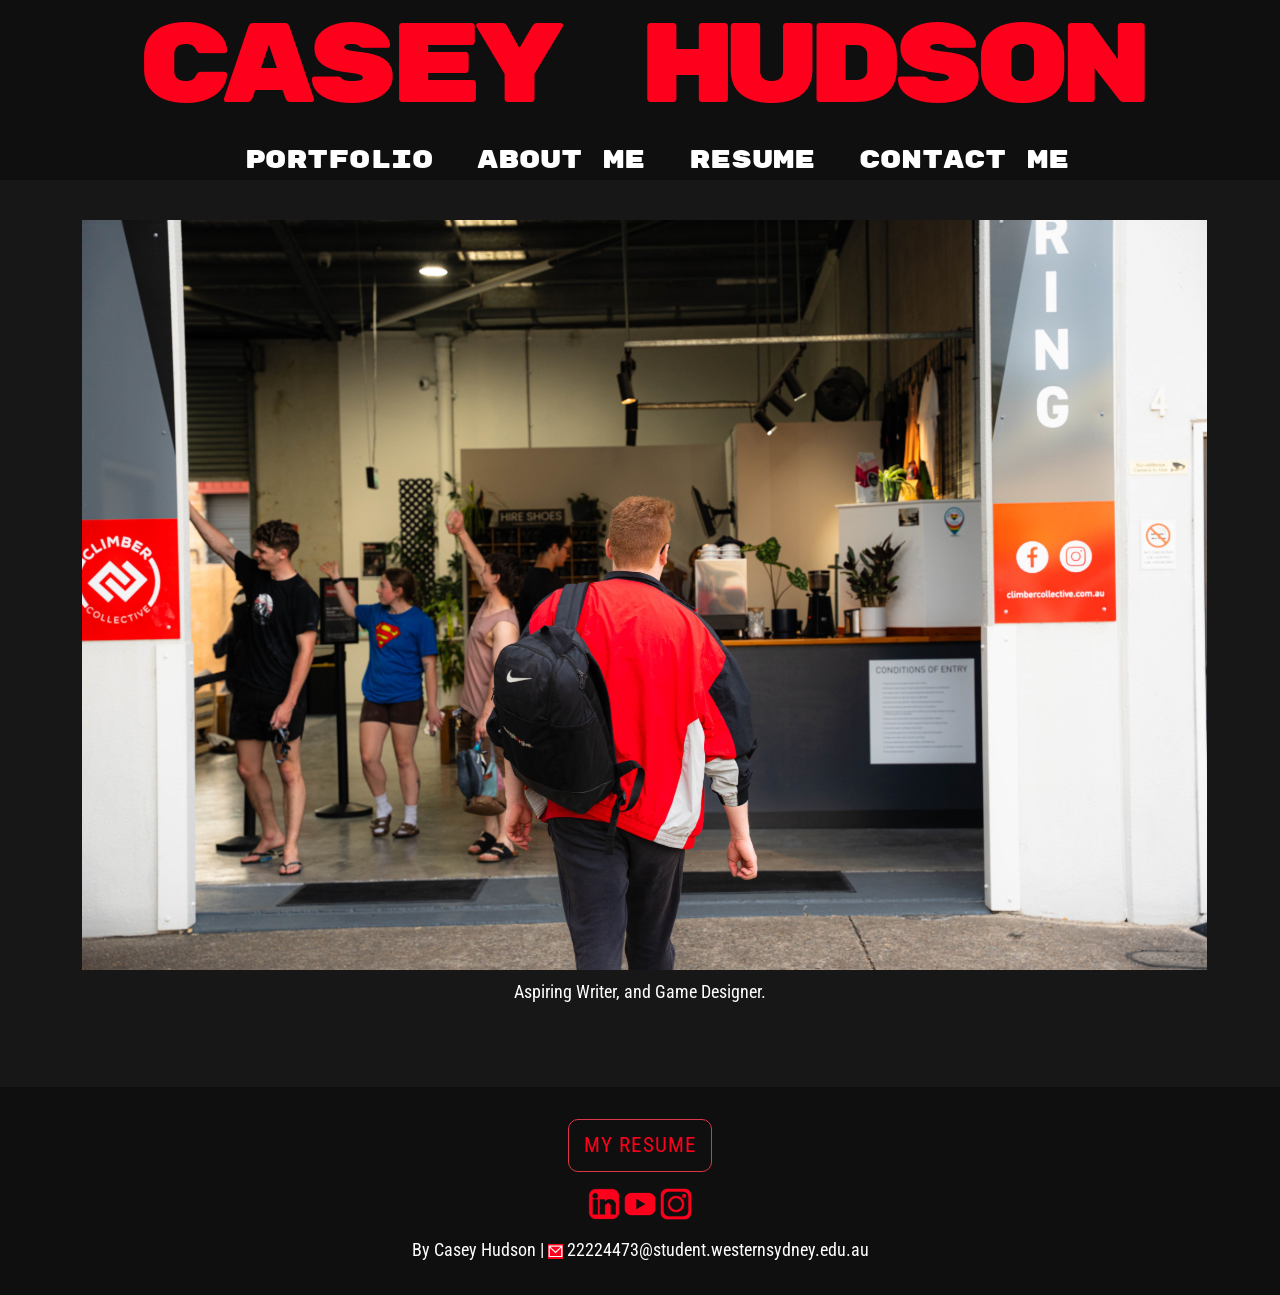
<file: index.html>
<!DOCTYPE html>
<html lang="en" dir="ltr">

<head>
  <meta charset="utf-8">
  <meta name="viewport" content="width=device-width, initial-scale=1, shrink-to-fit=no">

  <link rel="preconnect" href="https://fonts.googleapis.com">
  <link rel="preconnect" href="https://fonts.gstatic.com" crossorigin>
  <link
    href="https://fonts.googleapis.com/css2?family=Roboto+Condensed:ital,wght@0,100..900;1,100..900&family=Rubik+Glitch&family=Rubik+Mono+One&family=Rubik:ital,wght@0,300..900;1,300..900&display=swap"
    rel="stylesheet">

  <link href="https://cdn.jsdelivr.net/npm/bootstrap@5.3.8/dist/css/bootstrap.min.css" rel="stylesheet"
    integrity="sha384-sRIl4kxILFvY47J16cr9ZwB07vP4J8+LH7qKQnuqkuIAvNWLzeN8tE5YBujZqJLB" crossorigin="anonymous">

  <link rel="stylesheet" href="css/stylesheet.css">

  <title>Casey Hudson, Writer</title>
</head>


<body>
  <header>
    <h1><a href="index.html">Casey Hudson</a></h1>
    <nav>
      <ul>
        <span>
          <a href="portfolio.html">Portfolio</a>
          <a href="about-me.html">About&nbsp;Me</a>
          <a href="resume.html">Resume</a>
          <a href="contact-me.html">Contact&nbsp;Me</a>
        </span>
      </ul>
    </nav>

  </header>
  <div class="container py-3">

    <h1 class="subtitle"></h1>

    <img srcset="images/walking-forward-180.png 180w,
              images/walking-forward-375.png 375w, 
              images/walking-forward-750.png 750w, 
              images/walking-forward-1125.png 1125w" sizes="(max-width: 400px) 180px,
             (max-width: 600px) 375px,
             (max-width: 1024px) 750px,
             (max-width: 1920px) 1125px" src="images/walking-forward-1125.png" alt="Me Walking Forward">

    <p class="container py-2">
      Aspiring Writer, and Game Designer.
    </p>
  </div>

  <footer class="footer-container-fluid py-3">
    <div class="row">
      <div class="col">

        <div class="footer-container py-3">
          <button type="submit" class="btn btn-outline-danger btn-lg mx-auto d-block"
            onclick="window.open('pdf/Casey Hudson Resume.pdf'); return true;">My resume</button>

        </div>
        <ul class="socials">
          <li>
            <a href="https://www.linkedin.com/in/casey-hudson/" target="_blank"><img src="images/icon-logo-linkedin.png"
                alt="My LinkedIn profile"></a>
          </li>
          <li>
            <a href="https://www.youtube.com/@caseyhudson4929/featured" target="_blank"><img
                src="images/icon-logo-youtube.png" alt="My YouTube Profile"></a>
          </li>
          <li>
            <a href="https://www.instagram.com/" target="_blank"><img src="images/icon-logo-insta.png"
                alt="My Instagram Profile"></a>
          </li>
        </ul>
        <p class="email">By Casey Hudson | <a href="mailto:22224473@student.westernsydney.edu.au">
            <img src="images/icon-logo-email.png" alt="email logo">
            22224473@student.westernsydney.edu.au</a></p>
      </div>
    </div>
  </footer>
  <script src="https://cdn.jsdelivr.net/npm/bootstrap@5.3.8/dist/js/bootstrap.bundle.min.js"
    integrity="sha384-FKyoEForCGlyvwx9Hj09JcYn3nv7wiPVlz7YYwJrWVcXK/BmnVDxM+D2scQbITxI"
    crossorigin="anonymous"></script>
</body>

</html>
</file>
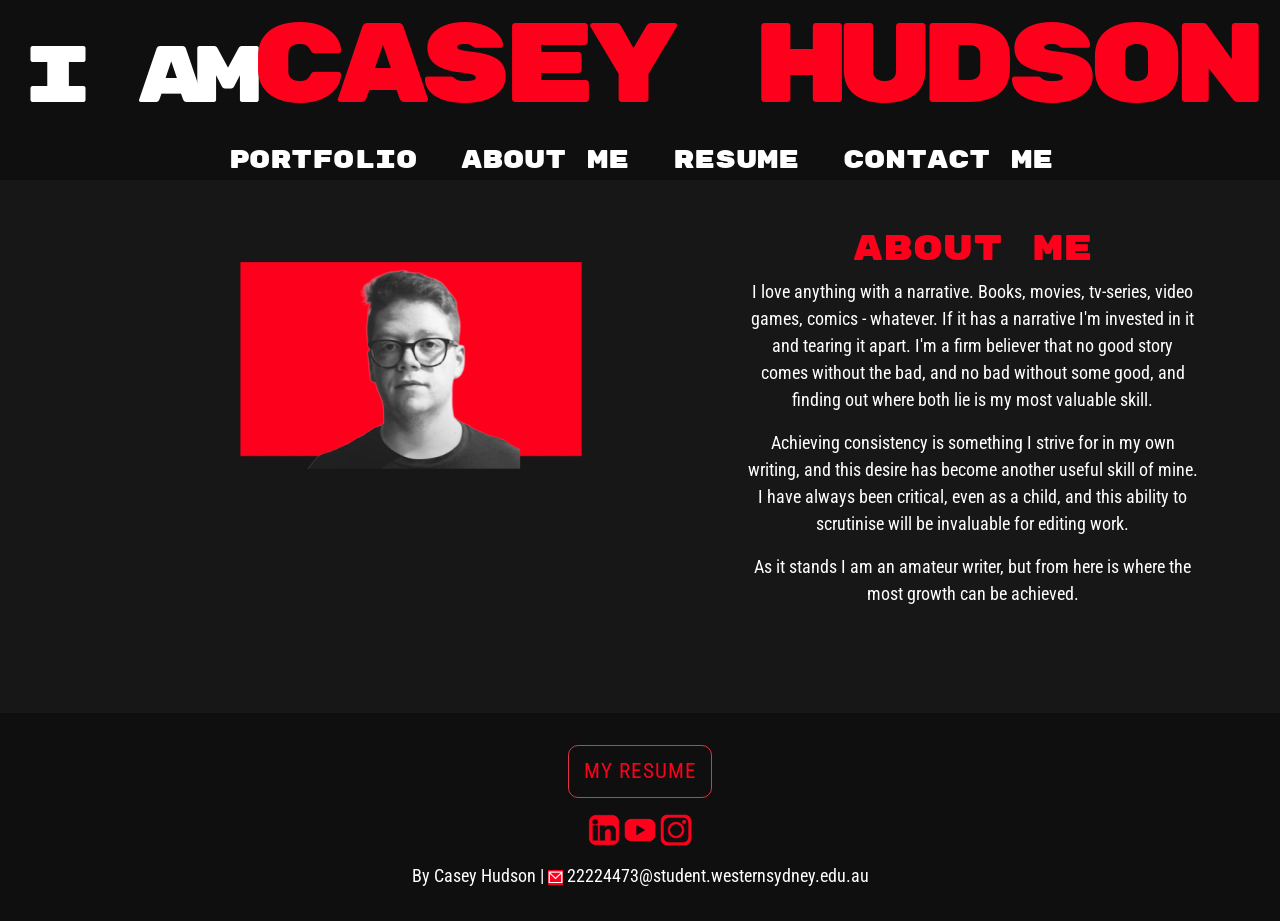
<file: about-me.html>
<!DOCTYPE html>
<html lang="en" dir="ltr">

<head>
  <meta charset="utf-8">
  <meta name="viewport" content="width=device-width, initial-scale=1, shrink-to-fit=no">

  <link rel="preconnect" href="https://fonts.googleapis.com">
  <link rel="preconnect" href="https://fonts.gstatic.com" crossorigin>
  <link
    href="https://fonts.googleapis.com/css2?family=Roboto+Condensed:ital,wght@0,100..900;1,100..900&family=Rubik+Glitch&family=Rubik+Mono+One&family=Rubik:ital,wght@0,300..900;1,300..900&display=swap"
    rel="stylesheet">

  <link href="https://cdn.jsdelivr.net/npm/bootstrap@5.3.8/dist/css/bootstrap.min.css" rel="stylesheet"
    integrity="sha384-sRIl4kxILFvY47J16cr9ZwB07vP4J8+LH7qKQnuqkuIAvNWLzeN8tE5YBujZqJLB" crossorigin="anonymous">

  <link rel="stylesheet" href="css/stylesheet.css">

  <title>Casey Hudson - About Me</title>
</head>

<body>

  <header>
    <h1 class="header-title-prefix"><a href="index.html"><header-title-prefix>i&nbsp;am</header-title-prefix>Casey
        Hudson</a></h1>
    <nav>
      <span>
        <a href="portfolio.html">Portfolio</a>
        <a href="about-me.html">About&nbsp;Me</a>
        <a href="resume.html">Resume</a>
        <a href="contact-me.html">Contact&nbsp;Me</a>
      </span>
    </nav>
  </header>

  <div class="container">
    <div class="row">
      <!-- COLUMN 1 START-->
      <div class="col-12 col-md-7">
        <img src="images/about-headshot-400.png" srcset="images/about-headshot-200.png 200w,
                     images/about-headshot-400.png 400w" sizes="(max-width: 500px) 200px,
                       400px" alt="Casey Hudson Headshot">
      </div>
      <!-- COLUMN 2 START-->
      <div class="col-12 col-md-5  py-5">
        <h2 class="subtitle">About me</h2>
        <p>I love anything with a narrative. Books, movies, tv-series, video games, comics - whatever. If it has a
          narrative I'm invested in it and tearing it apart. I'm a firm believer that no good story comes without the
          bad,
          and no bad without some good, and finding out where both lie is my most valuable skill.</p>
        <p>Achieving consistency is something I strive for in my own writing, and this desire has become another useful
          skill of mine. I have always been critical, even as a child, and this ability to scrutinise will be invaluable
          for editing work.</p>
        <p>As it stands I am an amateur writer, but from here is where the most growth can be achieved.</p>
      </div>
    </div>
  </div>
  <footer class="footer-container-fluid py-3">
    <div class="row">
      <div class="col">

        <div class="footer-container py-3">
          <button type="submit" class="btn btn-outline-danger btn-lg mx-auto d-block"
            onclick="window.open('pdf/Casey Hudson Resume.pdf'); return true;">My resume</button>

        </div>
        <ul class="socials">
          <li>
            <a href="https://www.linkedin.com/in/casey-hudson/" target="_blank"><img src="images/icon-logo-linkedin.png"
                alt="My LinkedIn profile"></a>
          </li>
          <li>
            <a href="https://www.youtube.com/@caseyhudson4929/featured" target="_blank"><img
                src="images/icon-logo-youtube.png" alt="My YouTube Profile"></a>
          </li>
          <li>
            <a href="https://www.instagram.com/" target="_blank"><img src="images/icon-logo-insta.png"
                alt="My Instagram Profile"></a>
          </li>
        </ul>
        <p class="email">By Casey Hudson | <a href="mailto:22224473@student.westernsydney.edu.au">
            <img src="images/icon-logo-email.png" alt="email logo">
            22224473@student.westernsydney.edu.au</a></p>
      </div>
    </div>
  </footer>
  <script src="https://cdn.jsdelivr.net/npm/bootstrap@5.3.8/dist/js/bootstrap.bundle.min.js"
    integrity="sha384-FKyoEForCGlyvwx9Hj09JcYn3nv7wiPVlz7YYwJrWVcXK/BmnVDxM+D2scQbITxI"
    crossorigin="anonymous"></script>
</body>

</html>
</file>
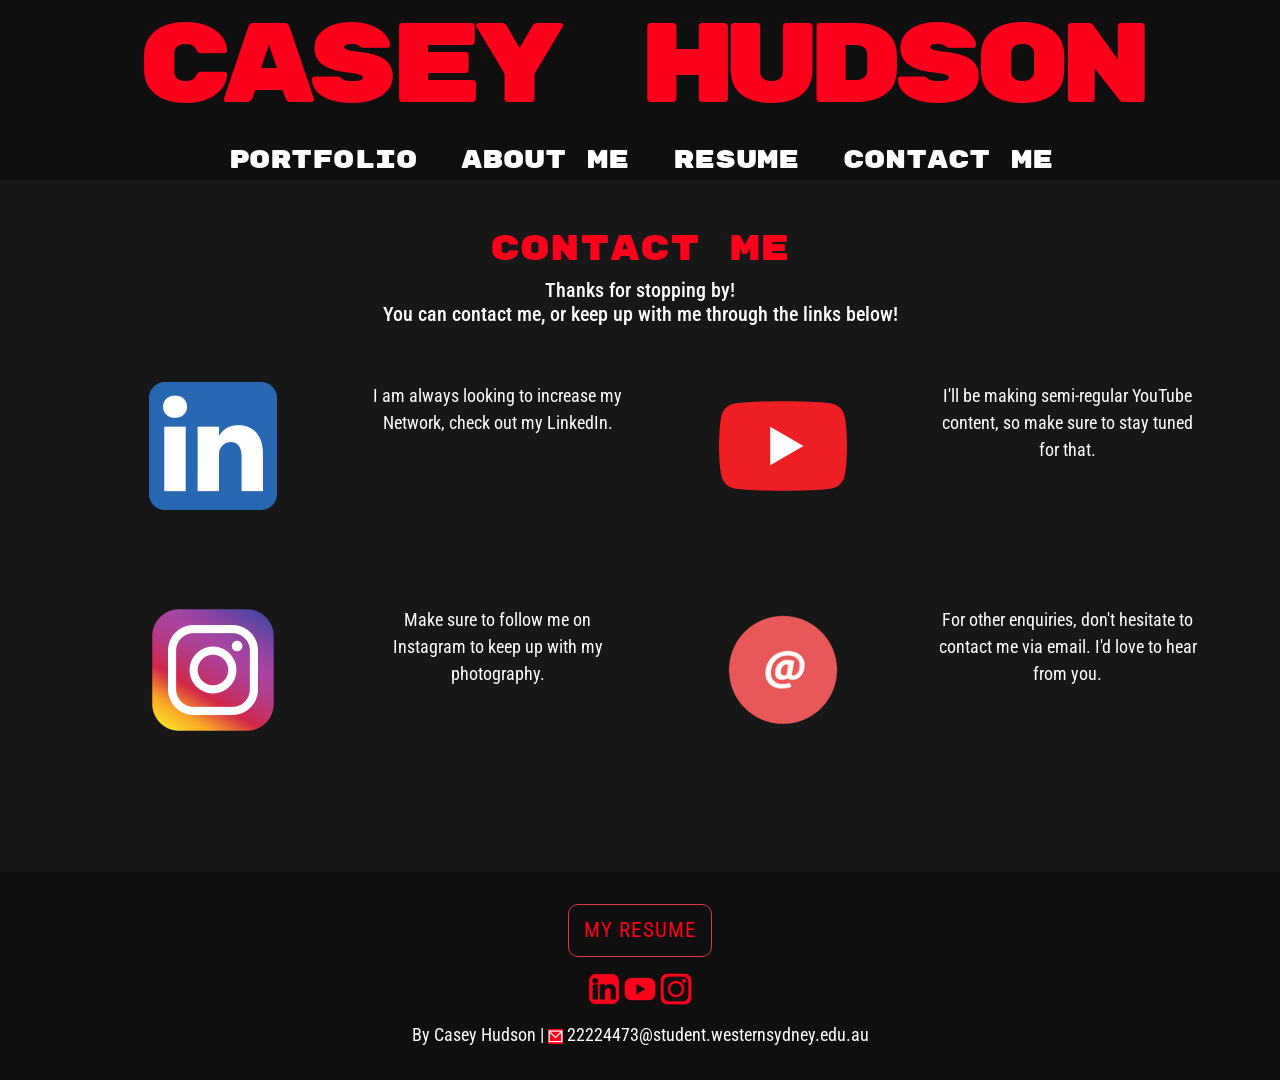
<file: contact-me.html>
<!DOCTYPE html>
<html lang="en" dir="ltr">

<head>
    <meta charset="utf-8">
    <meta name="viewport" content="width=device-width, initial-scale=1, shrink-to-fit=no">

    <link rel="preconnect" href="https://fonts.googleapis.com">
    <link rel="preconnect" href="https://fonts.gstatic.com" crossorigin>
    <link
        href="https://fonts.googleapis.com/css2?family=Roboto+Condensed:ital,wght@0,100..900;1,100..900&family=Rubik+Glitch&family=Rubik+Mono+One&family=Rubik:ital,wght@0,300..900;1,300..900&display=swap"
        rel="stylesheet">

    <link href="https://cdn.jsdelivr.net/npm/bootstrap@5.3.8/dist/css/bootstrap.min.css" rel="stylesheet"
        integrity="sha384-sRIl4kxILFvY47J16cr9ZwB07vP4J8+LH7qKQnuqkuIAvNWLzeN8tE5YBujZqJLB" crossorigin="anonymous">

    <link rel="stylesheet" href="css/stylesheet.css">

    <title>Casey Hudson - Contact Me</title>
</head>

<body>

    <header>
        <h1><a href="index.html">Casey Hudson</a></h1>

        <nav>
            <span>
                <a href="portfolio.html">Portfolio</a>
                <a href="about-me.html">About&nbsp;Me</a>
                <a href="resume.html">Resume</a>
                <a href="contact-me.html">Contact&nbsp;Me</a>
            </span>
        </nav>


    </header>
    <div class="container  py-5">

        <h2 class="subtitle">Contact Me</h2>
        <h5>
            Thanks for stopping by!<br>
            You can contact me, or keep up with me through the links below!
        </h5>
        <div class="row py-5">
            <!--   LinkedIn Section  -->
            <div class="col-12 col-md-3">
                <a href="https://www.linkedin.com/in/casey-hudson/" target="_blank"><img
                        src="images/contact-me-linkedin-logo.png" alt="My LinkedIn profile"></a>
            </div>
            <div class="col-12 col-md-3">
                <p>I am always looking to increase my Network, check out my LinkedIn.</p>
            </div>
            <!--   YouTube Section  -->
            <div class="col-12 col-md-3">
                <a href="https://www.youtube.com/@caseyhudson4929/featured" target="_blank"><img
                        src="images/contact-me-youtube-logo.png" alt="My LinkedIn profile"></a>
            </div>
            <div class="col-12 col-md-3">
                <p>I'll be making semi-regular YouTube content, so make sure to stay tuned for that.</p>
            </div>
        </div>

        <div class="row py-5">
            <!--   Insta Section  -->
            <div class="col-12 col-md-3">
                <a href="https://www.instagram.com/" target="_blank"><img src="images/contact-me-insta-logo.png"
                        alt="My Instagram Profile"></a>
            </div>
            <div class="col-12 col-md-3">
                <p>Make sure to follow me on Instagram to keep up with my photography.</p>
            </div>
            <!--   Email Section  -->
            <div class="col-12 col-md-3">
                <a href="mailto:22224473@student.westernsydney.edu.au">
                    <img src="images/contact-me-email-logo.png" alt="email logo"></a>
            </div>
            <div class="col-12 col-md-3">
                <p>For other enquiries, don't hesitate to contact me via email. I'd love to hear from you.</p>
            </div>

        </div>

    </div>
    <footer class="footer-container-fluid py-3">
        <div class="row">
            <div class="col">
                <div class="footer-container py-3">
                    <button type="submit" class="btn btn-outline-danger btn-lg mx-auto d-block"
                        onclick="window.open('pdf/Casey Hudson Resume.pdf'); return true;">My resume</button>

                </div>
                <ul class="socials">
                    <li>
                        <a href="https://www.linkedin.com/in/casey-hudson/" target="_blank"><img
                                src="images/icon-logo-linkedin.png" alt="My LinkedIn profile"></a>
                    </li>
                    <li>
                        <a href="https://www.youtube.com/@caseyhudson4929/featured" target="_blank"><img
                                src="images/icon-logo-youtube.png" alt="My YouTube Profile"></a>
                    </li>
                    <li>
                        <a href="https://www.instagram.com/" target="_blank"><img src="images/icon-logo-insta.png"
                                alt="My Instagram Profile"></a>
                    </li>
                </ul>
                <p class="email">By Casey Hudson | <a href="mailto:22224473@student.westernsydney.edu.au">
                        <img src="images/icon-logo-email.png" alt="email logo">
                        22224473@student.westernsydney.edu.au</a></p>
            </div>
        </div>
    </footer>
    <script src="https://cdn.jsdelivr.net/npm/bootstrap@5.3.8/dist/js/bootstrap.bundle.min.js"
        integrity="sha384-FKyoEForCGlyvwx9Hj09JcYn3nv7wiPVlz7YYwJrWVcXK/BmnVDxM+D2scQbITxI"
        crossorigin="anonymous"></script>
</body>

</html>
</file>
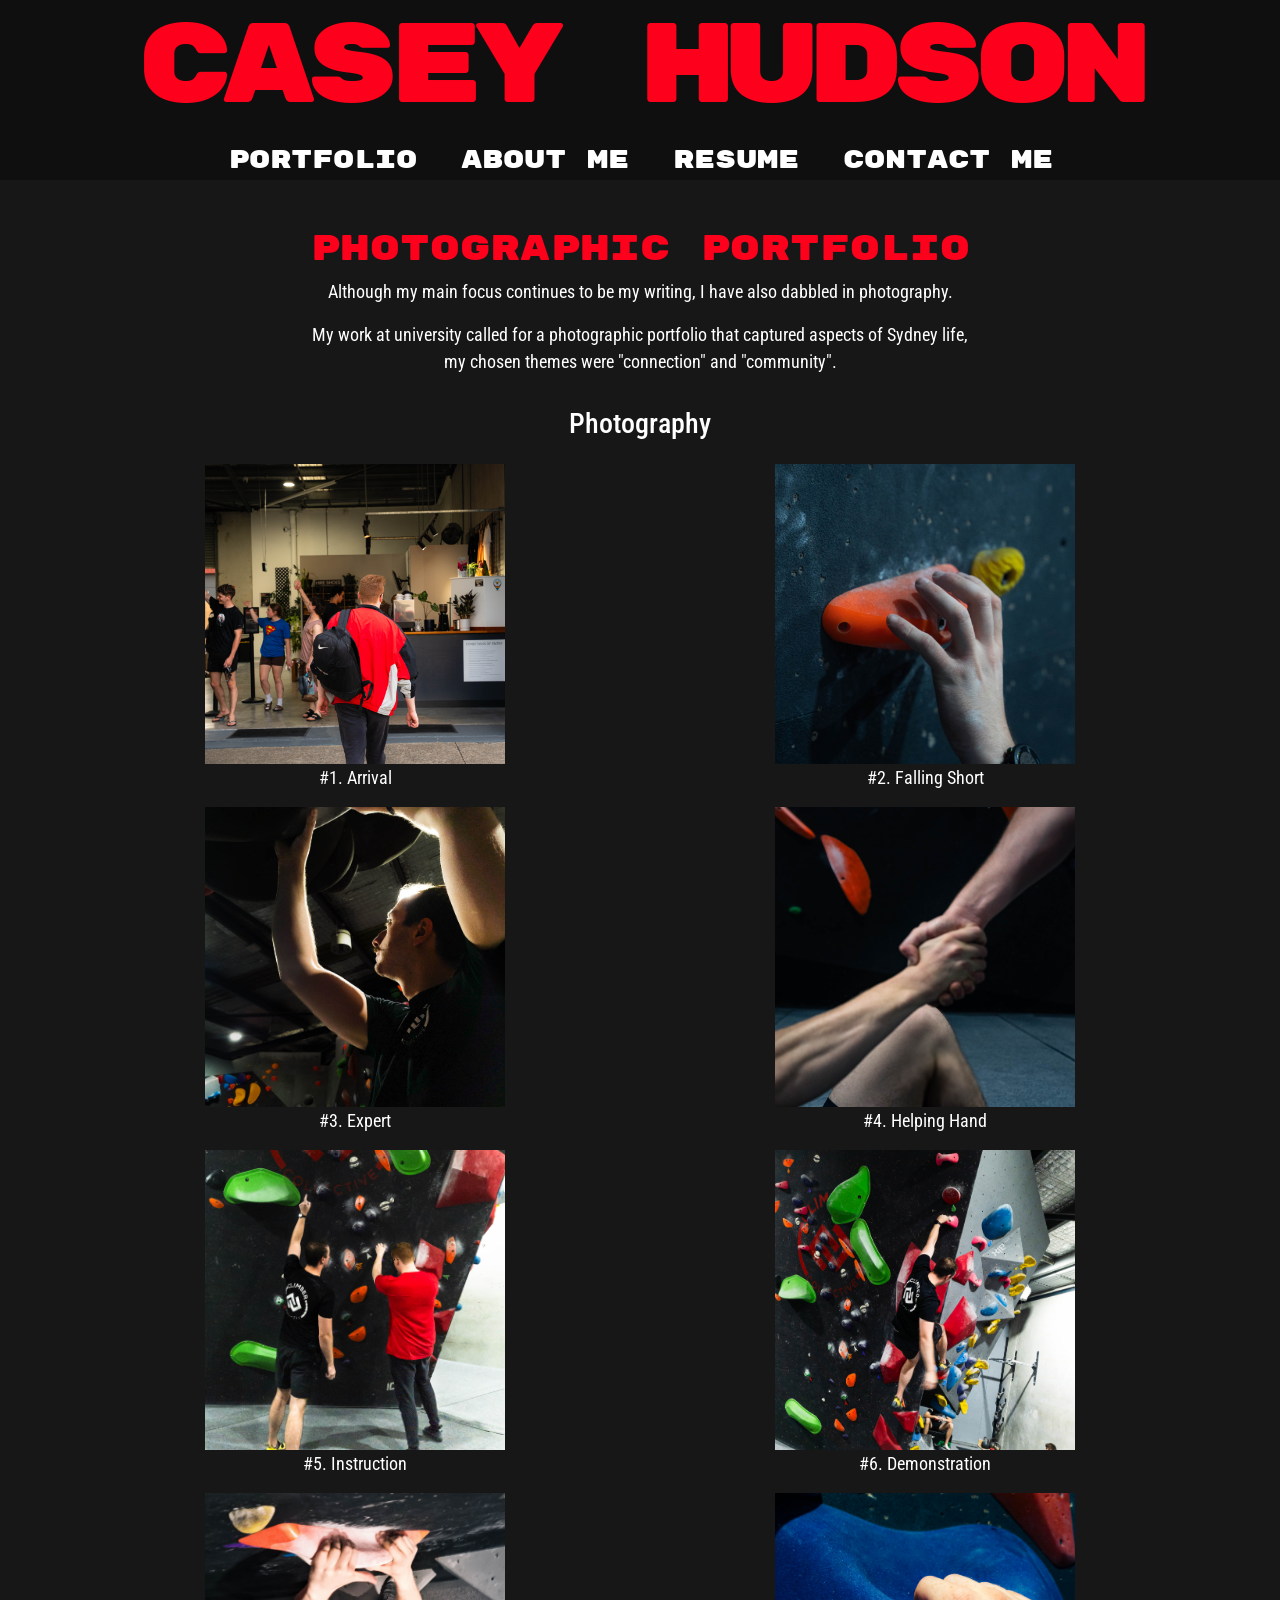
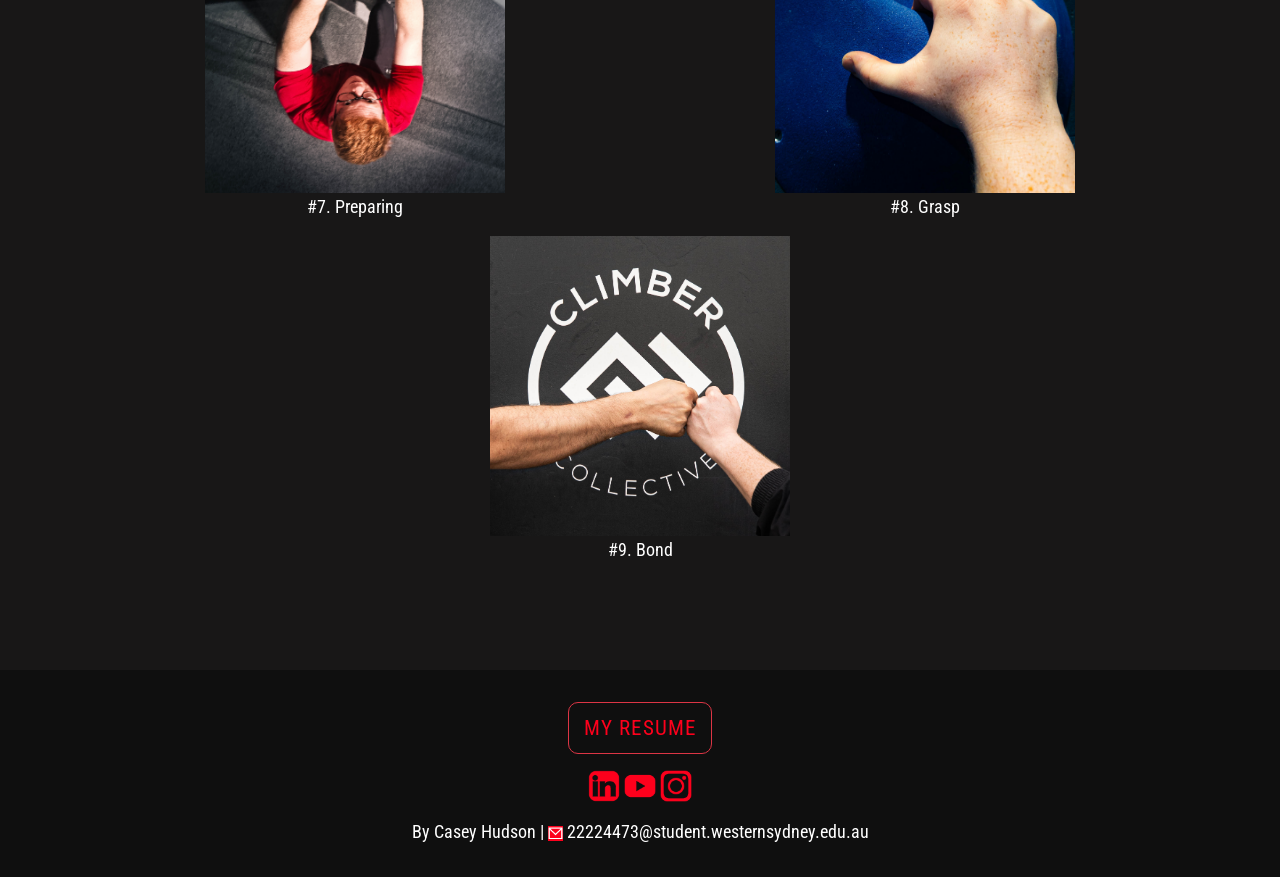
<file: photographic-portfolio.html>
<!DOCTYPE html>
<html lang="en" dir="ltr">

<head>
    <meta charset="utf-8">
    <meta name="viewport" content="width=device-width, initial-scale=1, shrink-to-fit=no">

    <link rel="preconnect" href="https://fonts.googleapis.com">
    <link rel="preconnect" href="https://fonts.gstatic.com" crossorigin>
    <link
        href="https://fonts.googleapis.com/css2?family=Roboto+Condensed:ital,wght@0,100..900;1,100..900&family=Rubik+Glitch&family=Rubik+Mono+One&family=Rubik:ital,wght@0,300..900;1,300..900&display=swap"
        rel="stylesheet">

    <link href="https://cdn.jsdelivr.net/npm/bootstrap@5.3.8/dist/css/bootstrap.min.css" rel="stylesheet"
        integrity="sha384-sRIl4kxILFvY47J16cr9ZwB07vP4J8+LH7qKQnuqkuIAvNWLzeN8tE5YBujZqJLB" crossorigin="anonymous">

    <link rel="stylesheet" href="css/stylesheet.css">

    <title>Casey Hudson - Photographic Portfolio</title>
    <style>
        .responsive {
            width: 100%;
            height: auto;
        }
    </style>

</head>

<body>

    <header>
        <h1><a href="index.html">Casey Hudson</a></h1>
        <nav>
            <span>
                <a href="portfolio.html">Portfolio</a>
                <a href="about-me.html">About&nbsp;Me</a>
                <a href="resume.html">Resume</a>
                <a href="contact-me.html">Contact&nbsp;Me</a>
            </span>
        </nav>
    </header>

    <div class="container py-5">

        <h2 class="subtitle">Photographic Portfolio</h2>
        <p>Although my main focus continues to be my writing, I have also dabbled in photography.</p>
        <p>My work at university called for a photographic portfolio that captured aspects of Sydney life, <br>my
            chosen themes were "connection" and "community".</p>

        <h3 class="container py-3">Photography</h3>

        <!-- ROW 1 START-->
        <div class="row">
            <!-- COLUMN 1 START-->
            <div class="col-12 col-md-6">
                <img 
                     src="images/photographic-portfolio-1.jpg" width="300px" alt="1 'me walking forward' 1x1">
                <p>#1. Arrival</p>
            </div>
            <!-- COLUMN 2 START-->
            <div class="col-12 col-md-6">
                <img 
                     src="images/photographic-portfolio-2.jpg" width="300px" alt="2 'failing to grasp a hold' 1x1">
                <p>#2. Falling Short</p>
            </div>
        </div>
        <!-- ROW 2 START-->
        <div class="row">
            <!-- COLUMN 1 START-->
            <div class="col-12 col-md-6">
                <img src="images/photographic-portfolio-3.jpg" width="300px" alt="3 'man, low shot with halo effect' 1x1">
                <p>#3. Expert</p>
            </div>
            <!-- COLUMN 2 START-->
            <div class="col-12 col-md-6">
                <img 
                            src="images/photographic-portfolio-4.jpg" width="300px" alt="4 'helping him up' 1x1">
                <p>#4. Helping Hand</p>
            </div>
            <!-- ROW 2 END-->
        </div>
        <!-- ROW 3 START-->
        <div class="row">
            <!-- COLUMN 1 START-->
            <div class="col-12 col-md-6">
                <img 
                    src="images/photographic-portfolio-5.jpg" width="300px" alt="5 'giving instruction for a climb' 1x1">
                <p>#5. Instruction</p>
            </div>
            <!-- COLUMN 2 START-->
            <div class="col-12 col-md-6">
                <img  
                   src="images/photographic-portfolio-6.jpg" width="300px" alt="6 'action shot bouldering' 1x1">
                <p>#6. Demonstration</p>
            </div>
            <!-- ROW 3 END-->
        </div>
        <!-- ROW 4 START-->
        <div class="row">
            <!-- COLUMN 1 START-->
            <div class="col-12 col-md-6">
                <img 
                     src="images/photographic-portfolio-7.jpg" width="300px" alt="7 'me walking forward' 1x1">
                <p>#7. Preparing</p>
            </div>
            <!-- COLUMN 2 START-->
            <div class="col-12 col-md-6">
                <img
                    src="images/photographic-portfolio-8.jpg" width="300px" alt="8 'grasping a hold' 1x1">
                <p>#8. Grasp</p>
            </div>
            <!-- ROW 4 END-->
        </div>


        <img
                src="images/photographic-portfolio-9.jpg" width="300px" alt="9 'fist bump' 1x1">
        <p>#9. Bond</p>
    </div>
    <footer class="footer-container-fluid py-3">
        <div class="row">
            <div class="col">

                <div class="footer-container py-3">
                    <button type="submit" class="btn btn-outline-danger btn-lg mx-auto d-block"
                        onclick="window.open('pdf/Casey Hudson Resume.pdf'); return true;">My resume</button>

                </div>
                <ul class="socials">
                    <li>
                        <a href="https://www.linkedin.com/in/casey-hudson/" target="_blank"><img
                                src="images/icon-logo-linkedin.png" alt="My LinkedIn profile"></a>
                    </li>
                    <li>
                        <a href="https://www.youtube.com/@caseyhudson4929/featured" target="_blank"><img
                                src="images/icon-logo-youtube.png" alt="My YouTube Profile"></a>
                    </li>
                    <li>
                        <a href="https://www.instagram.com/" target="_blank"><img src="images/icon-logo-insta.png"
                                alt="My Instagram Profile"></a>
                    </li>
                </ul>
                <p class="email">By Casey Hudson | <a href="mailto:22224473@student.westernsydney.edu.au">
                        <img src="images/icon-logo-email.png" alt="email logo">
                        22224473@student.westernsydney.edu.au</a></p>
            </div>
        </div>
    </footer>
    <script src="https://cdn.jsdelivr.net/npm/bootstrap@5.3.8/dist/js/bootstrap.bundle.min.js"
        integrity="sha384-FKyoEForCGlyvwx9Hj09JcYn3nv7wiPVlz7YYwJrWVcXK/BmnVDxM+D2scQbITxI"
        crossorigin="anonymous"></script>
</body>

</html>
</file>
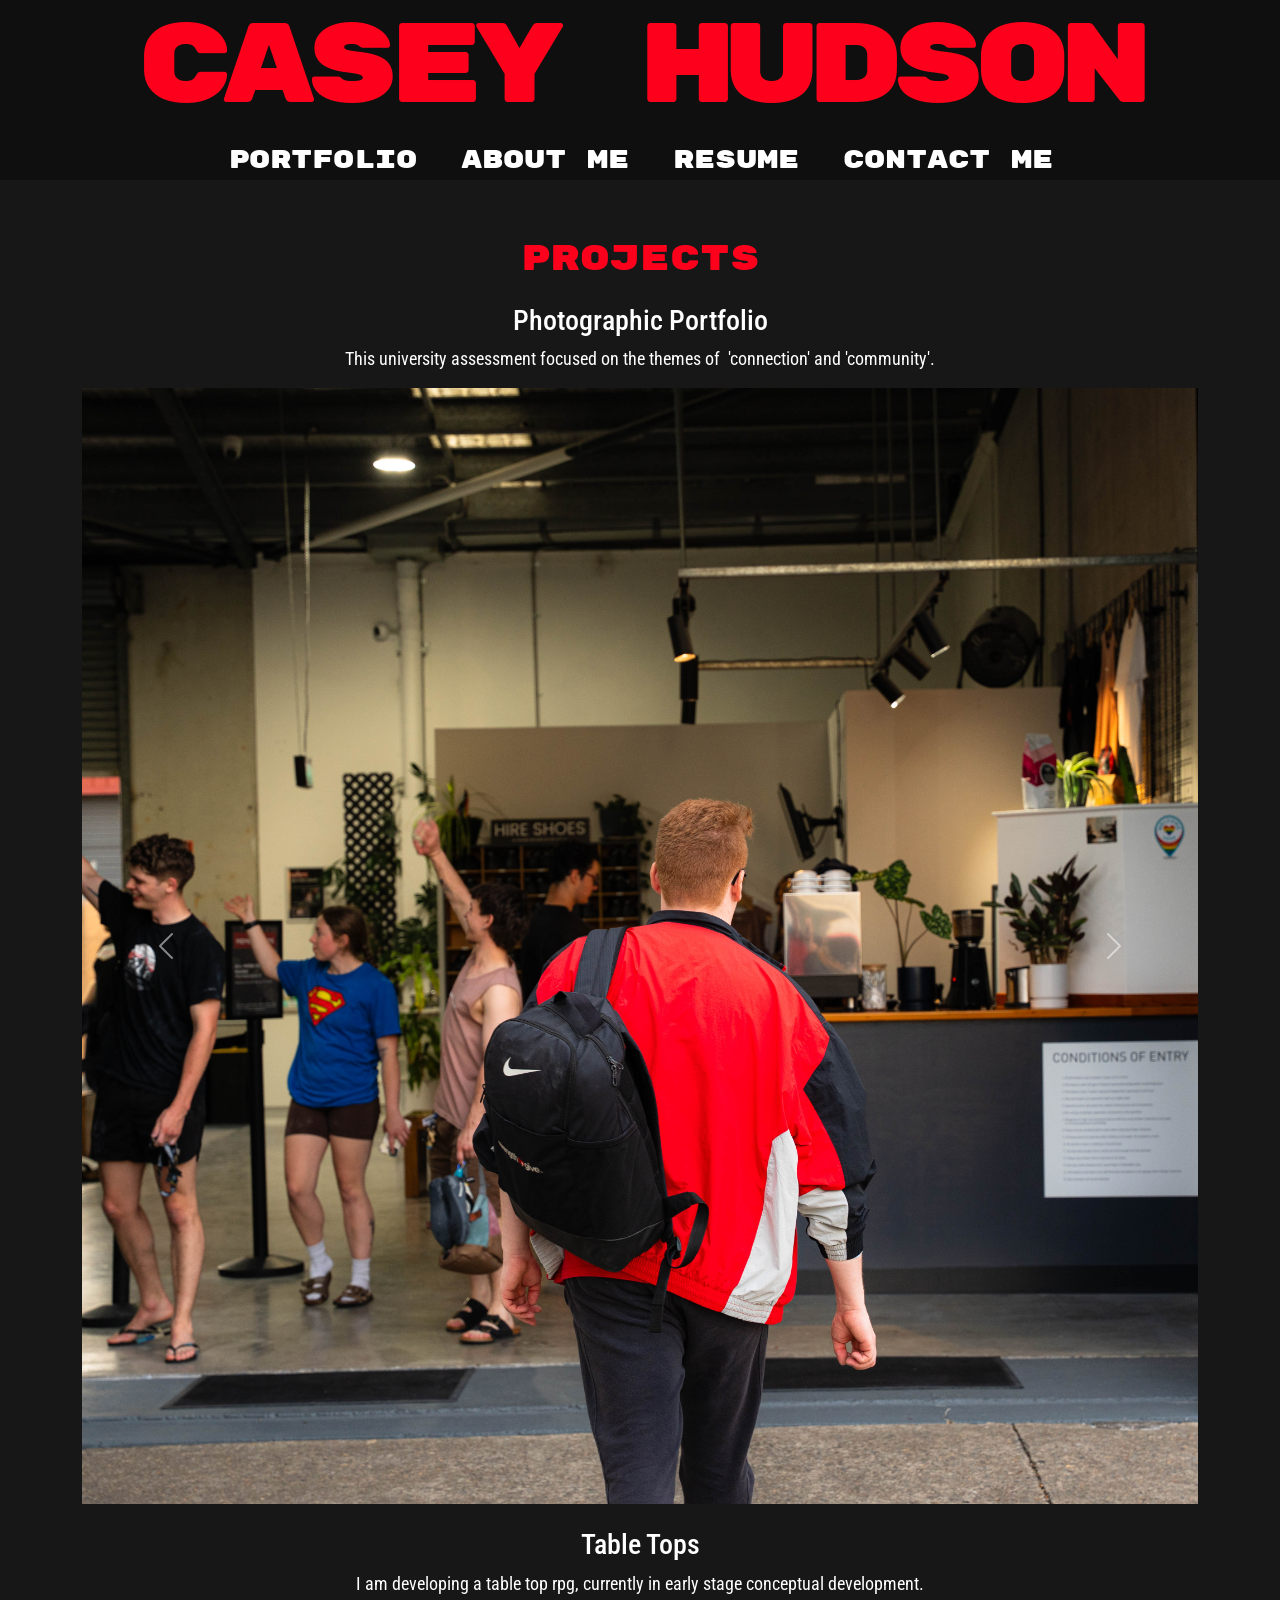
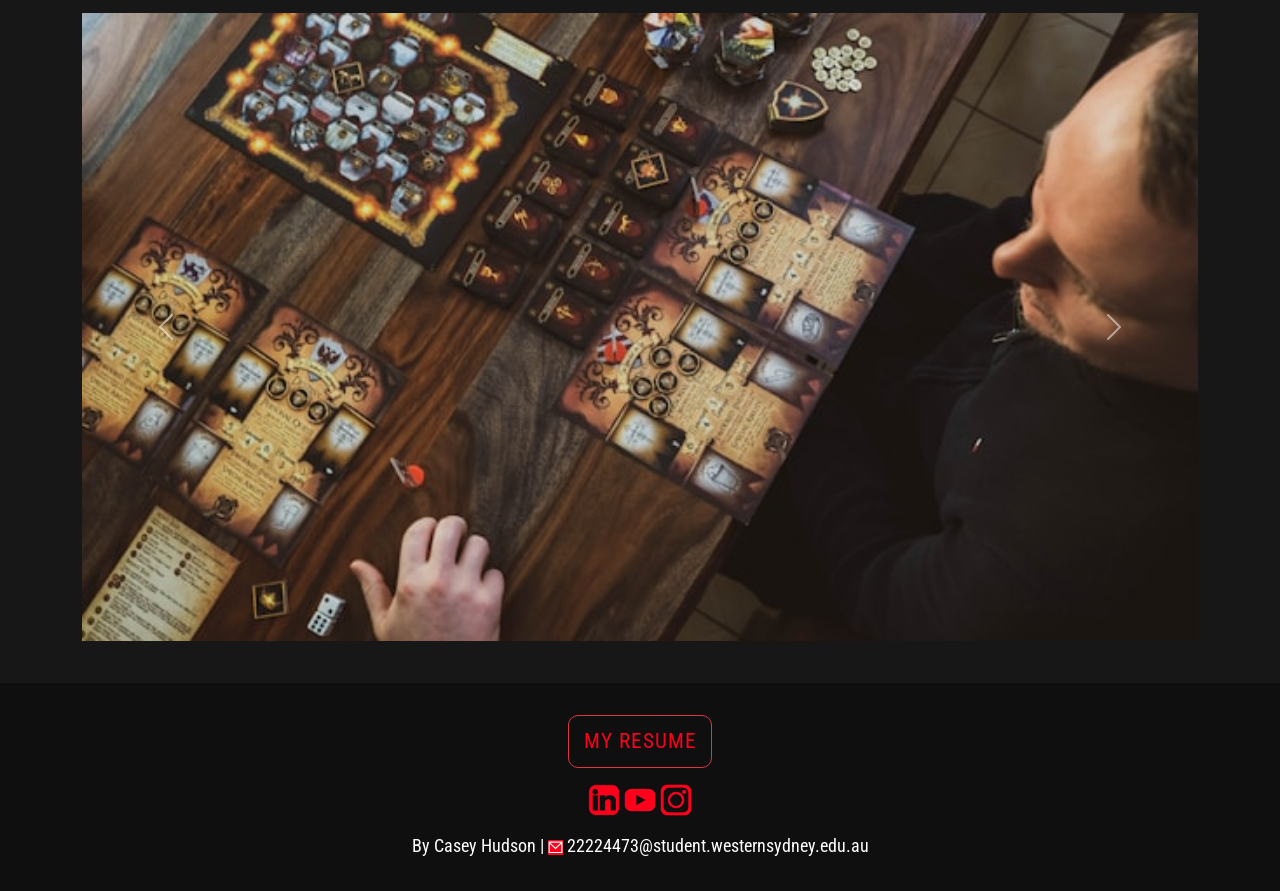
<file: portfolio.html>
<!DOCTYPE html>
<html lang="en" dir="ltr">

<head>
  <meta charset="utf-8">
  <meta name="viewport" content="width=device-width, initial-scale=1, shrink-to-fit=no">

  <link rel="preconnect" href="https://fonts.googleapis.com">
  <link rel="preconnect" href="https://fonts.gstatic.com" crossorigin>
  <link
    href="https://fonts.googleapis.com/css2?family=Roboto+Condensed:ital,wght@0,100..900;1,100..900&family=Rubik+Glitch&family=Rubik+Mono+One&family=Rubik:ital,wght@0,300..900;1,300..900&display=swap"
    rel="stylesheet">

  <link href="https://cdn.jsdelivr.net/npm/bootstrap@5.3.8/dist/css/bootstrap.min.css" rel="stylesheet"
    integrity="sha384-sRIl4kxILFvY47J16cr9ZwB07vP4J8+LH7qKQnuqkuIAvNWLzeN8tE5YBujZqJLB" crossorigin="anonymous">

  <link rel="stylesheet" href="css/stylesheet.css">

  <title>Casey Hudson - Portfolio</title>
</head>

<body>

  <header>
    <h1><a href="index.html">Casey Hudson</a></h1>
    <nav>
      <span>
        <a href="portfolio.html">Portfolio</a>
        <a href="about-me.html">About&nbsp;Me</a>
        <a href="resume.html">Resume</a>
        <a href="contact-me.html">Contact&nbsp;Me</a>
      </span>
    </nav>
  </header>

  <div class="container">
    <main class="portfolio">
      <h2 class="subtitle py-3"><br>Projects</h2>
      <h3><a href="photographic-portfolio.html">Photographic Portfolio</a></h3>
      <p>This university assessment focused on the themes of &nbsp;'connection' and 'community'.
      </p>

      <!---- CAROUSEL START 1---->
      <div id="carouselExampleAutoplaying" class="carousel slide" data-bs-ride="carousel">
        <div class="carousel-inner">
          <div class="carousel-item active">
            <img src="images/photographic-portfolio-1.jpg" class="d-block w-100" alt="1">
          </div>
          <div class="carousel-item">
            <img src="images/photographic-portfolio-2.jpg" class="d-block w-100" alt="2">
          </div>
          <div class="carousel-item">
            <img src="images/photographic-portfolio-3.jpg" class="d-block w-100" alt="3">
          </div>
        </div>
        <button class="carousel-control-prev" type="button" data-bs-target="#carouselExampleAutoplaying"
          data-bs-slide="prev">
          <span class="carousel-control-prev-icon" aria-hidden="true"></span>
          <span class="visually-hidden">Previous</span>
        </button>
        <button class="carousel-control-next" type="button" data-bs-target="#carouselExampleAutoplaying"
          data-bs-slide="next">
          <span class="carousel-control-next-icon" aria-hidden="true"></span>
          <span class="visually-hidden">Next</span>
        </button>
      </div>

      <!---- CAROUSEL END 1---->
      <br>

      <h3><a href="table-tops.html">Table Tops</a></h3>

      <!---- CAROUSEL START 2---->
      <p>I am developing a table top rpg, currently in early stage conceptual development.</p>

      <div id="carousel2" class="carousel slide" data-bs-ride="carousel1">
        <div class="carousel-inner">
          <div class="carousel-item active">
            <img src="images/table-top-carousel-1.jpg" class="d-block w-100" alt="1">
            <!---- UNSPLASH STOCK PHOTO ---->
          </div>
          <div class="carousel-item">
            <img src="images/table-top-carousel-2.jpg" class="d-block w-100" alt="2">
            <!---- UNSPLASH STOCK PHOTO ---->
          </div>
          <div class="carousel-item">
            <img src="images/table-top-carousel-3.jpg" class="d-block w-100" alt="3">
            <!---- UNSPLASH STOCK PHOTO ---->
          </div>
        </div>
        <button class="carousel-control-prev" type="button" data-bs-target="#carousel2" data-bs-slide="prev">
          <span class="carousel-control-prev-icon" aria-hidden="true"></span>
          <span class="visually-hidden">Previous</span>
        </button>
        <button class="carousel-control-next" type="button" data-bs-target="#carousel2" data-bs-slide="next">
          <span class="carousel-control-next-icon" aria-hidden="true"></span>
          <span class="visually-hidden">Next</span>
        </button>
      </div>

      <!---- CAROUSEL END 2---->

    </main>
  </div>

  <footer class="container-fluid py-3">
    <div class="row">
      <div class="col">
        <div class="footer-container py-3">
          <button type="submit" class="btn btn-outline-danger btn-lg mx-auto d-block"
            onclick="window.open('pdf/Casey Hudson Resume.pdf'); return true;">My resume</button>

        </div>
        <ul class="socials">
          <li>
            <a href="https://www.linkedin.com/in/casey-hudson/" target="_blank"><img src="images/icon-logo-linkedin.png"
                alt="My LinkedIn profile"></a>
          </li>
          <li>
            <a href="https://www.youtube.com/@caseyhudson4929/featured" target="_blank"><img
                src="images/icon-logo-youtube.png" alt="My YouTube Profile"></a>
          </li>
          <li>
            <a href="https://www.instagram.com/" target="_blank"><img src="images/icon-logo-insta.png"
                alt="My Instagram Profile"></a>
          </li>
        </ul>
        <p class="email">By Casey Hudson | <a href="mailto:22224473@student.westernsydney.edu.au">
            <img src="images/icon-logo-email.png" alt="email logo">
            22224473@student.westernsydney.edu.au</a></p>
      </div>
    </div>
  </footer>
  <script src="https://cdn.jsdelivr.net/npm/bootstrap@5.3.8/dist/js/bootstrap.bundle.min.js"
    integrity="sha384-FKyoEForCGlyvwx9Hj09JcYn3nv7wiPVlz7YYwJrWVcXK/BmnVDxM+D2scQbITxI"
    crossorigin="anonymous"></script>
</body>

</html>
</file>
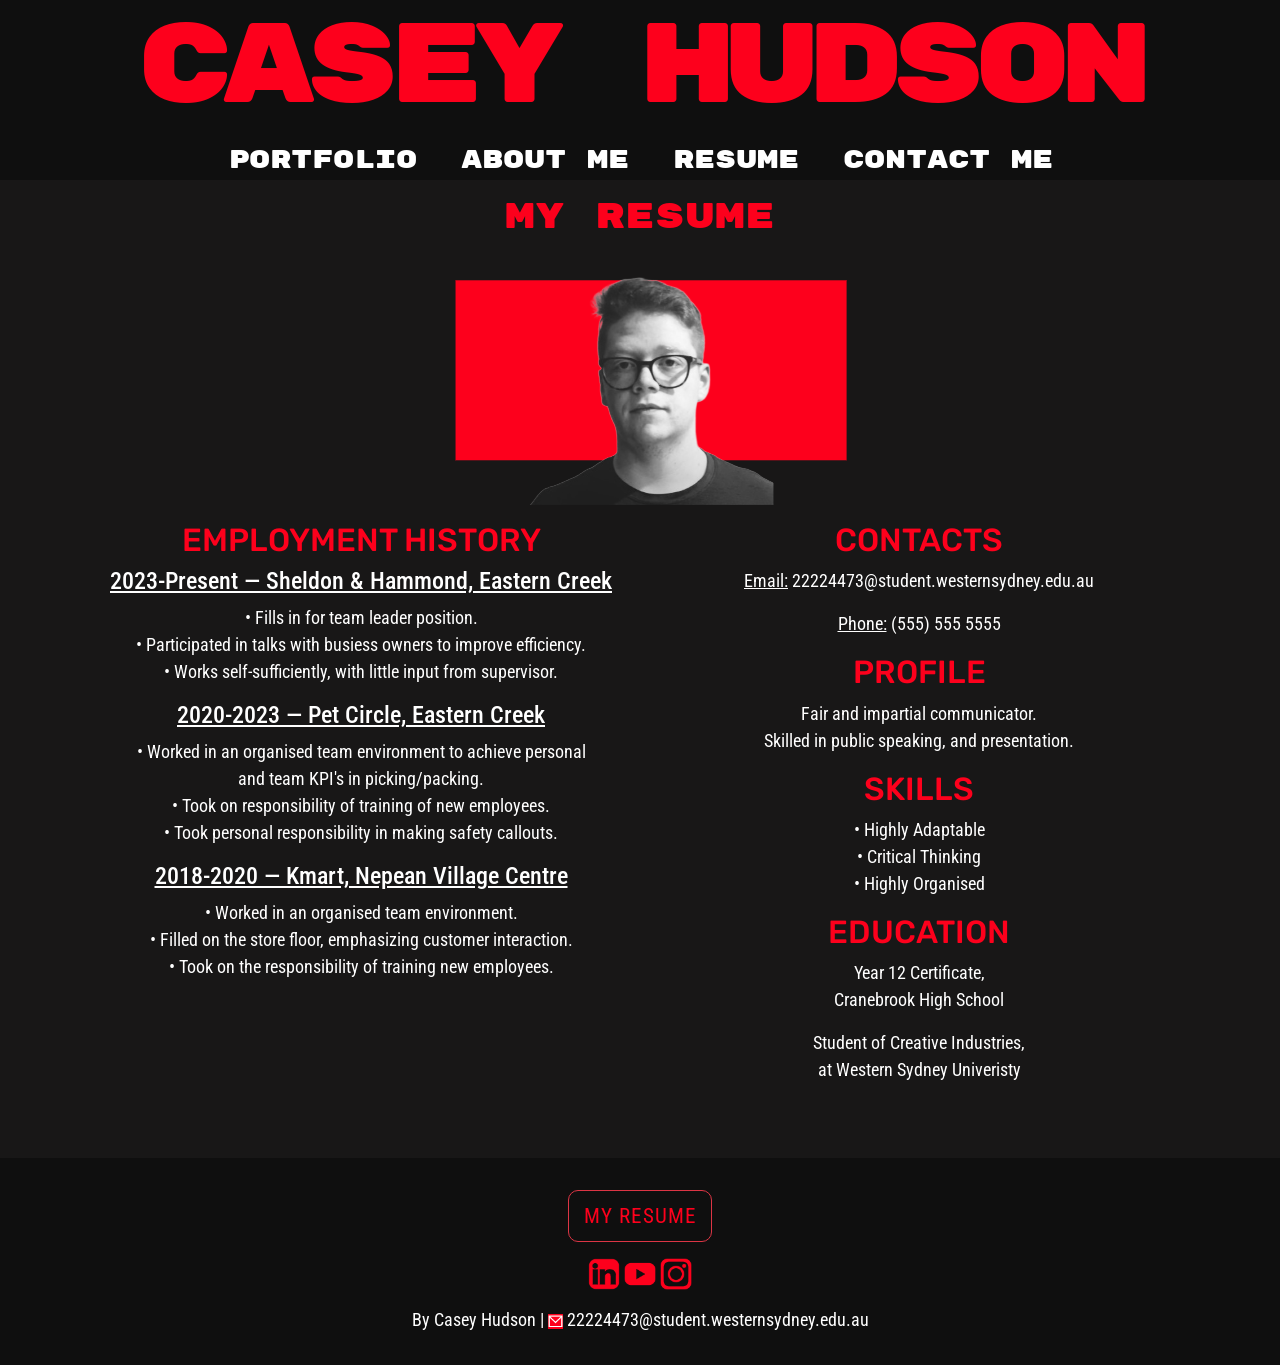
<file: resume.html>
<!DOCTYPE html>
<html lang="en" dir="ltr">

<head>
    <meta charset="utf-8">
    <meta name="viewport" content="width=device-width, initial-scale=1, shrink-to-fit=no">

    <link rel="preconnect" href="https://fonts.googleapis.com">
    <link rel="preconnect" href="https://fonts.gstatic.com" crossorigin>
    <link
        href="https://fonts.googleapis.com/css2?family=Roboto+Condensed:ital,wght@0,100..900;1,100..900&family=Rubik+Glitch&family=Rubik+Mono+One&family=Rubik:ital,wght@0,300..900;1,300..900&display=swap"
        rel="stylesheet">

    <link href="https://cdn.jsdelivr.net/npm/bootstrap@5.3.8/dist/css/bootstrap.min.css" rel="stylesheet"
        integrity="sha384-sRIl4kxILFvY47J16cr9ZwB07vP4J8+LH7qKQnuqkuIAvNWLzeN8tE5YBujZqJLB" crossorigin="anonymous">

    <link rel="stylesheet" href="css/stylesheet.css">

    <title>Casey Hudson - Resume</title>
</head>

<body>
    <header>
        <h1><a href="index.html">Casey Hudson</a></h1>

        <nav>
            <span>
                <a href="portfolio.html">Portfolio</a>
                <a href="about-me.html">About&nbsp;Me</a>
                <a href="resume.html">Resume</a>
                <a href="contact-me.html">Contact&nbsp;Me</a>
            </span>
        </nav>
    </header>

    <div class="container py-3">
        <h2 class="subtitle">My Resume</h2>
        <img src="images/resume-headshot-500.png" srcset="images/resume-headshot-250.png 250w,
                     images/resume-headshot-500.png 500w" sizes="(max-width: 500px) 200px,
                    500px" alt="Casey Hudson Headshot">

        <!-------- Container - Start -------->
        <div class="container">

            <!-- Row - Start -->
            <div class="row">

                <!-- Col 1 - Start -->
                <div class="col-12 col-md-6">
                    <h2>EMPLOYMENT HISTORY</h2>

                    <h4><u>2023-Present — Sheldon & Hammond, Eastern Creek</u></h4>
                    <p>
                        • Fills in for team leader position.<br>
                        • Participated in talks with busiess
                        owners to improve efficiency.<br>
                        • Works self-sufficiently, with little input
                        from supervisor.</p>


                    <h4><u>2020-2023 — Pet Circle, Eastern Creek</u></h4>
                    <p>
                        • Worked in an organised team
                        environment to achieve
                        personal<br> and team KPI&apos;s in
                        picking/packing.<br>
                        • Took on responsibility of
                        training of new employees.<br>
                        • Took personal responsibility
                        in making safety callouts.</p>

                    <h4><u>2018-2020 — Kmart, Nepean Village Centre</u></h4>
                    <p>
                        • Worked in an organised team
                        environment.<br>
                        • Filled on the store floor, emphasizing
                        customer interaction.<br>
                        • Took on the responsibility of training
                        new employees.</p>
                </div>
                <!-- Col 1 - End -->

                <!-- Col 2 - Start -->
                <div class="col-12 col-md-6">

                    <h2>CONTACTS</h2>
                    <p class="email"><u>Email:</u><a href="mailto:22224473@student.westernsydney.edu.au">
                            22224473@student.westernsydney.edu.au</a></p>
                    <p><u>Phone:</u> (555) 555 5555</p>
                    <h2>PROFILE</h2>
                    <p>Fair and impartial communicator.<br>Skilled in public speaking, and presentation.</p>
                    <h2>SKILLS</h2>
                    <p>• Highly Adaptable<br>• Critical Thinking<br>• Highly Organised</p>
                    <h2>EDUCATION</h2>
                    <p>Year 12 Certificate,<br>Cranebrook High School</p>
                    <p>Student of Creative Industries,<br>at Western Sydney Univeristy</p>
                </div>
                <!-- Col 2 - End -->

            </div>
            <!-- Row - End -->

        </div>
        <!-------- Container - End -------->
    </div>


    <footer class="container-fluid py-3">
        <div class="row">
            <div class="col">
                <div class="footer-container py-3">
                    <button type="submit" class="btn btn-outline-danger btn-lg mx-auto d-block"
                        onclick="window.open('pdf/Casey Hudson Resume.pdf'); return true;">My resume</button>

                </div>
                <ul class="socials">
                    <li>
                        <a href="https://www.linkedin.com/in/casey-hudson/" target="_blank"><img
                                src="images/icon-logo-linkedin.png" alt="My LinkedIn profile"></a>
                    </li>
                    <li>
                        <a href="https://www.youtube.com/@caseyhudson4929/featured" target="_blank"><img
                                src="images/icon-logo-youtube.png" alt="My YouTube Profile"></a>
                    </li>
                    <li>
                        <a href="https://www.instagram.com/" target="_blank"><img src="images/icon-logo-insta.png"
                                alt="My Instagram Profile"></a>
                    </li>
                </ul>
                <p class="email">By Casey Hudson | <a href="mailto:22224473@student.westernsydney.edu.au">
                        <img src="images/icon-logo-email.png" alt="email logo">
                        22224473@student.westernsydney.edu.au</a></p>
            </div>
        </div>
    </footer>
    <script src="https://cdn.jsdelivr.net/npm/bootstrap@5.3.8/dist/js/bootstrap.bundle.min.js"
        integrity="sha384-FKyoEForCGlyvwx9Hj09JcYn3nv7wiPVlz7YYwJrWVcXK/BmnVDxM+D2scQbITxI"
        crossorigin="anonymous"></script>
</body>

</html>
</file>
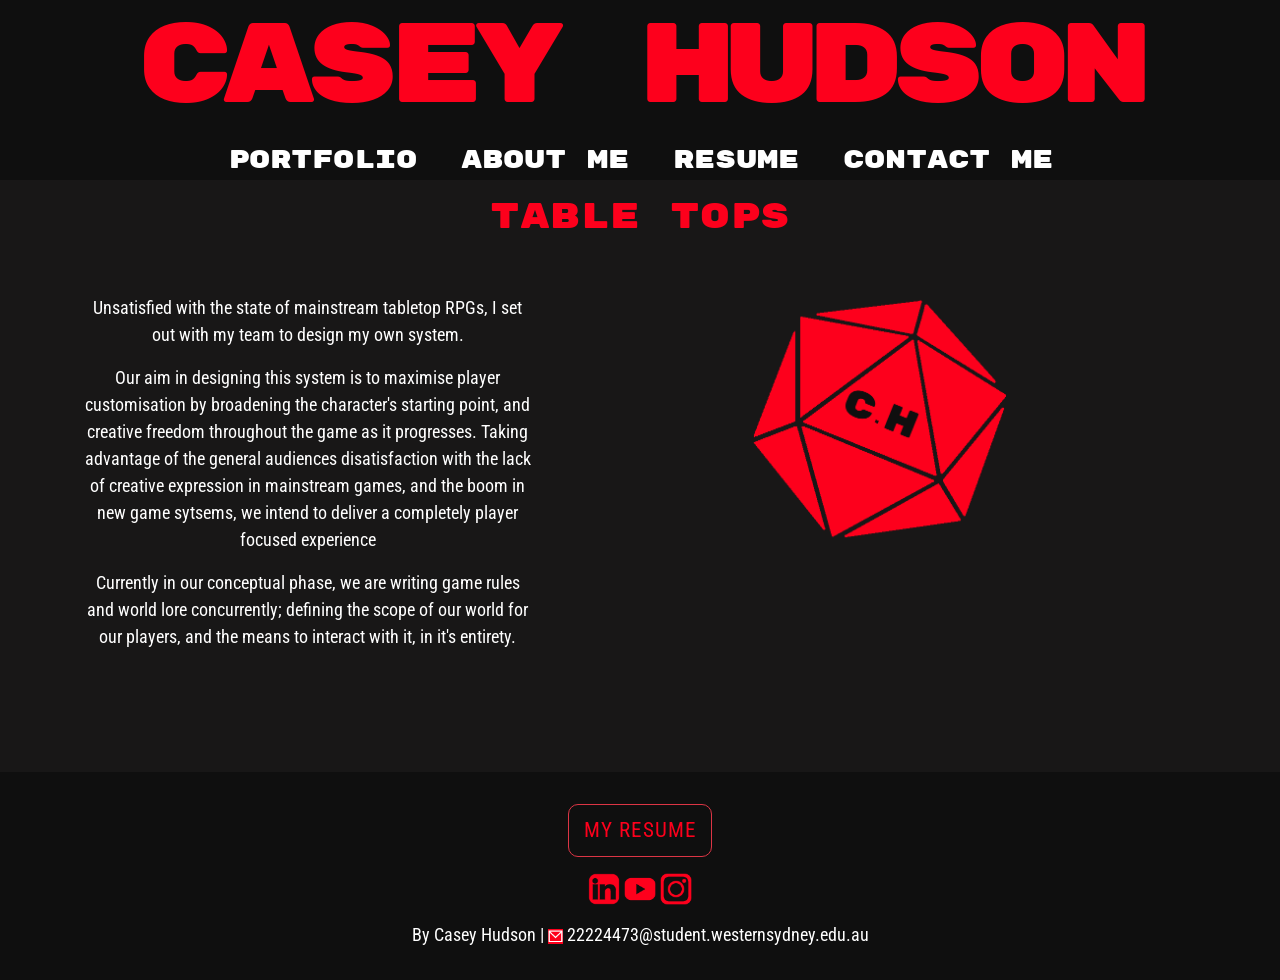
<file: table-tops.html>
<!DOCTYPE html>
<html lang="en" dir="ltr">

<head>
  <meta charset="utf-8">
  <meta name="viewport" content="width=device-width, initial-scale=1, shrink-to-fit=no">

  <link rel="preconnect" href="https://fonts.googleapis.com">
  <link rel="preconnect" href="https://fonts.gstatic.com" crossorigin>
  <link
    href="https://fonts.googleapis.com/css2?family=Roboto+Condensed:ital,wght@0,100..900;1,100..900&family=Rubik+Glitch&family=Rubik+Mono+One&family=Rubik:ital,wght@0,300..900;1,300..900&display=swap"
    rel="stylesheet">

  <link href="https://cdn.jsdelivr.net/npm/bootstrap@5.3.8/dist/css/bootstrap.min.css" rel="stylesheet"
    integrity="sha384-sRIl4kxILFvY47J16cr9ZwB07vP4J8+LH7qKQnuqkuIAvNWLzeN8tE5YBujZqJLB" crossorigin="anonymous">

  <link rel="stylesheet" href="css/stylesheet.css">

  <title>Casey Hudson - Table Tops</title>
</head>

<body>
  <header>
    <h1><a href="index.html">Casey Hudson</a></h1>
    <nav>
      <span>
        <a href="portfolio.html">Portfolio</a>
        <a href="about-me.html">About&nbsp;Me</a>
        <a href="resume.html">Resume</a>
        <a href="contact-me.html">Contact&nbsp;Me</a>
      </span>
    </nav>
  </header>
  <!----MAIN CONTENT START---->
  <div class="container py-3">
    <h2 class="subtitle">Table Tops</h2>
    <div class="row">
      <!-- COLUMN 1 START-->

      <div class="col-12 col-md-5 my-5">
        <p>Unsatisfied with the state of mainstream tabletop RPGs, I set out with my team to design my own system.</p>

        <p>Our aim in designing this system is to maximise player customisation by broadening the character's starting
          point, and creative freedom throughout the game as it progresses. Taking advantage of the general audiences
          disatisfaction with the lack of creative expression in mainstream games, and the boom in new game sytsems, we
          intend to deliver a completely player focused experience</p>

        <p>Currently in our conceptual phase, we are writing game rules and world lore concurrently; defining the scope
          of our world for our players, and the means to interact with it, in it's entirety.</p>
      </div>

      <!-- COLUMN 2 START-->
      <div class="col-12 col-md-7  py-5">
        <img src="images/table-top-d20.png" width="40%" alt="d20">
      </div>
    </div>
  </div>
  <!----MAIN CONTENT END---->

  <!----FOOTER START---->
  <footer class="container-fluid py-3">
    <div class="row">
      <div class="col">
        <div class="footer-container py-3">
          <button type="submit" class="btn btn-outline-danger btn-lg mx-auto d-block"
            onclick="window.open('pdf/Casey Hudson Resume.pdf'); return true;">My resume</button>

        </div>
        <ul class="socials">
          <li>
            <a href="https://www.linkedin.com/in/casey-hudson/" target="_blank"><img src="images/icon-logo-linkedin.png"
                alt="My LinkedIn profile"></a>
          </li>
          <li>
            <a href="https://www.youtube.com/@caseyhudson4929/featured" target="_blank"><img
                src="images/icon-logo-youtube.png" alt="My YouTube Profile"></a>
          </li>
          <li>
            <a href="https://www.instagram.com/" target="_blank"><img src="images/icon-logo-insta.png"
                alt="My Instagram Profile"></a>
          </li>
        </ul>
        <p class="email">By Casey Hudson | <a href="mailto:22224473@student.westernsydney.edu.au">
            <img src="images/icon-logo-email.png" alt="email logo">
            22224473@student.westernsydney.edu.au</a></p>
      </div>
    </div>
  </footer>
  <!----FOOTER END---->
  <script src="https://cdn.jsdelivr.net/npm/bootstrap@5.3.8/dist/js/bootstrap.bundle.min.js"
    integrity="sha384-FKyoEForCGlyvwx9Hj09JcYn3nv7wiPVlz7YYwJrWVcXK/BmnVDxM+D2scQbITxI"
    crossorigin="anonymous"></script>
</body>


</html>
</file>
<file: css/stylesheet.css>
/*
COLOUR PALETTE

Dark Grey rgb(24 23 23)
Red       rgb(253 0 28)
White     rgb(255 255 255)
*/

/*FONTS
Rubik Glitch
Rubik Mono One
Roboto Condensed
Rubik
*/



html { 
    position: relative; min-height: 100%;
    font-size: 16px;
}
/* GLOBAL STYLES
 ----------------------------------------------*/

/* LINKS 
 ----------------------------------------------*/
a {
    color: rgb(255, 255, 255);
    text-decoration: none;
}

header a{
    color: rgb(253, 0, 28);

}

header a:hover {
    color:  rgb(253, 0, 28);
    font-family: 'Rubik Glitch';
    text-transform: uppercase;
    word-spacing: 0.6em;
    letter-spacing: 1px;
}

a:hover {
    color: rgb(253, 0, 28);
    transition: color ease 0.69s;
    text-decoration: none;
    
}

/* HEADER 
 ----------------------------------------------*/

header {
    text-align: center;
    font-family: "Rubik Mono One";
    background-color: rgb(15, 15, 15);
    width: 100vw;
    word-spacing: 0px;
}

h1 {
    font-size: 7rem;
    letter-spacing: -0.1em;
    color: rgb(253, 0, 28);
}



header-title-prefix {
    color: rgb(255, 255, 255);
    font-size: 5rem;

}


 ----------------------------------------------*/


/* NAVIGATION
 ----------------------------------------------*/

nav {
    text-align: center;
    font-family: "Rubik", sans-serif;
    font-weight: 600;
    text-transform: uppercase;

}

nav span a {
    text-decoration: none;
    color: rgb(255, 255, 255);
    font-size: 25px;
    margin: 15px;

}

nav a:hover {
    color: rgb(253, 0, 28);
    transition: color ease 0.69s;
    font-family: "Rubik Glitch";
    font-weight: 200;
    letter-spacing: 0px;
}

span {
    display: inline;

}

/* MAIN CONTENT
 ----------------------------------------------*/

 div.container {
    background-color: rgba(24, 23, 23);
    width: 100%;
    margin: 0 auto;
}

body {
    background: rgb(24, 23, 23);
    text-align: center;
    font-family: "Roboto Condensed";
    overflow-x: hidden;
    margin: 0;
    margin-bottom: 190px;
    padding-bottom: 60px;
}

h3, h4, h5, h6, p {
    color: rgb(255, 255, 255);
}

h2  {
    color: rgb(253, 0, 28);
    font-family: 'Rubik';
}

.subtitle {
    font-size: 35px;
    color: rgb(253, 0, 28);
    font-family: 'Rubik Mono One';
    
}

p {
    font-size: large;
}

/*FOOTER
 -----------------------------------------------*/

footer {
    position:absolute;
    bottom: 0;
    width: 100%;
    
    background-color: rgb(15, 15, 15);
    
}

div.footer-container {
    width: 100%;
    text-align: center;
    background-color: rgb(15, 15, 15);
}

 .socials {
    list-style: none;
    padding: 0;
}

.socials li {
    display: inline-block;
}

.socials img {
    width: 32px;
}

.email img {
    width: 15px;
}

.btn {
    color: rgb(253, 0, 28);
    text-decoration: none;
    text-transform: uppercase;
    font-size: 1.3em;
    display: inline-block;
    padding: 15px;
    letter-spacing: 0.05em;
    line-height: 1;
    border-radius: 10px;

}


/* PORTFOLIO
 ----------------------------------------------*/
.portfolio {
    text-align: center;
}


/* MEDIA QUERIES
 ----------------------------------------------*/
@media (max-width: 575.98px) {
    h1 {
        font-size: 3rem;
    }

    header-title-prefix {
        font-size: 2rem;
    }

    .subtitle {
        font-size: 1.5rem;
    }

    nav {
        font-size: 1rem;
    }
}
</file>
